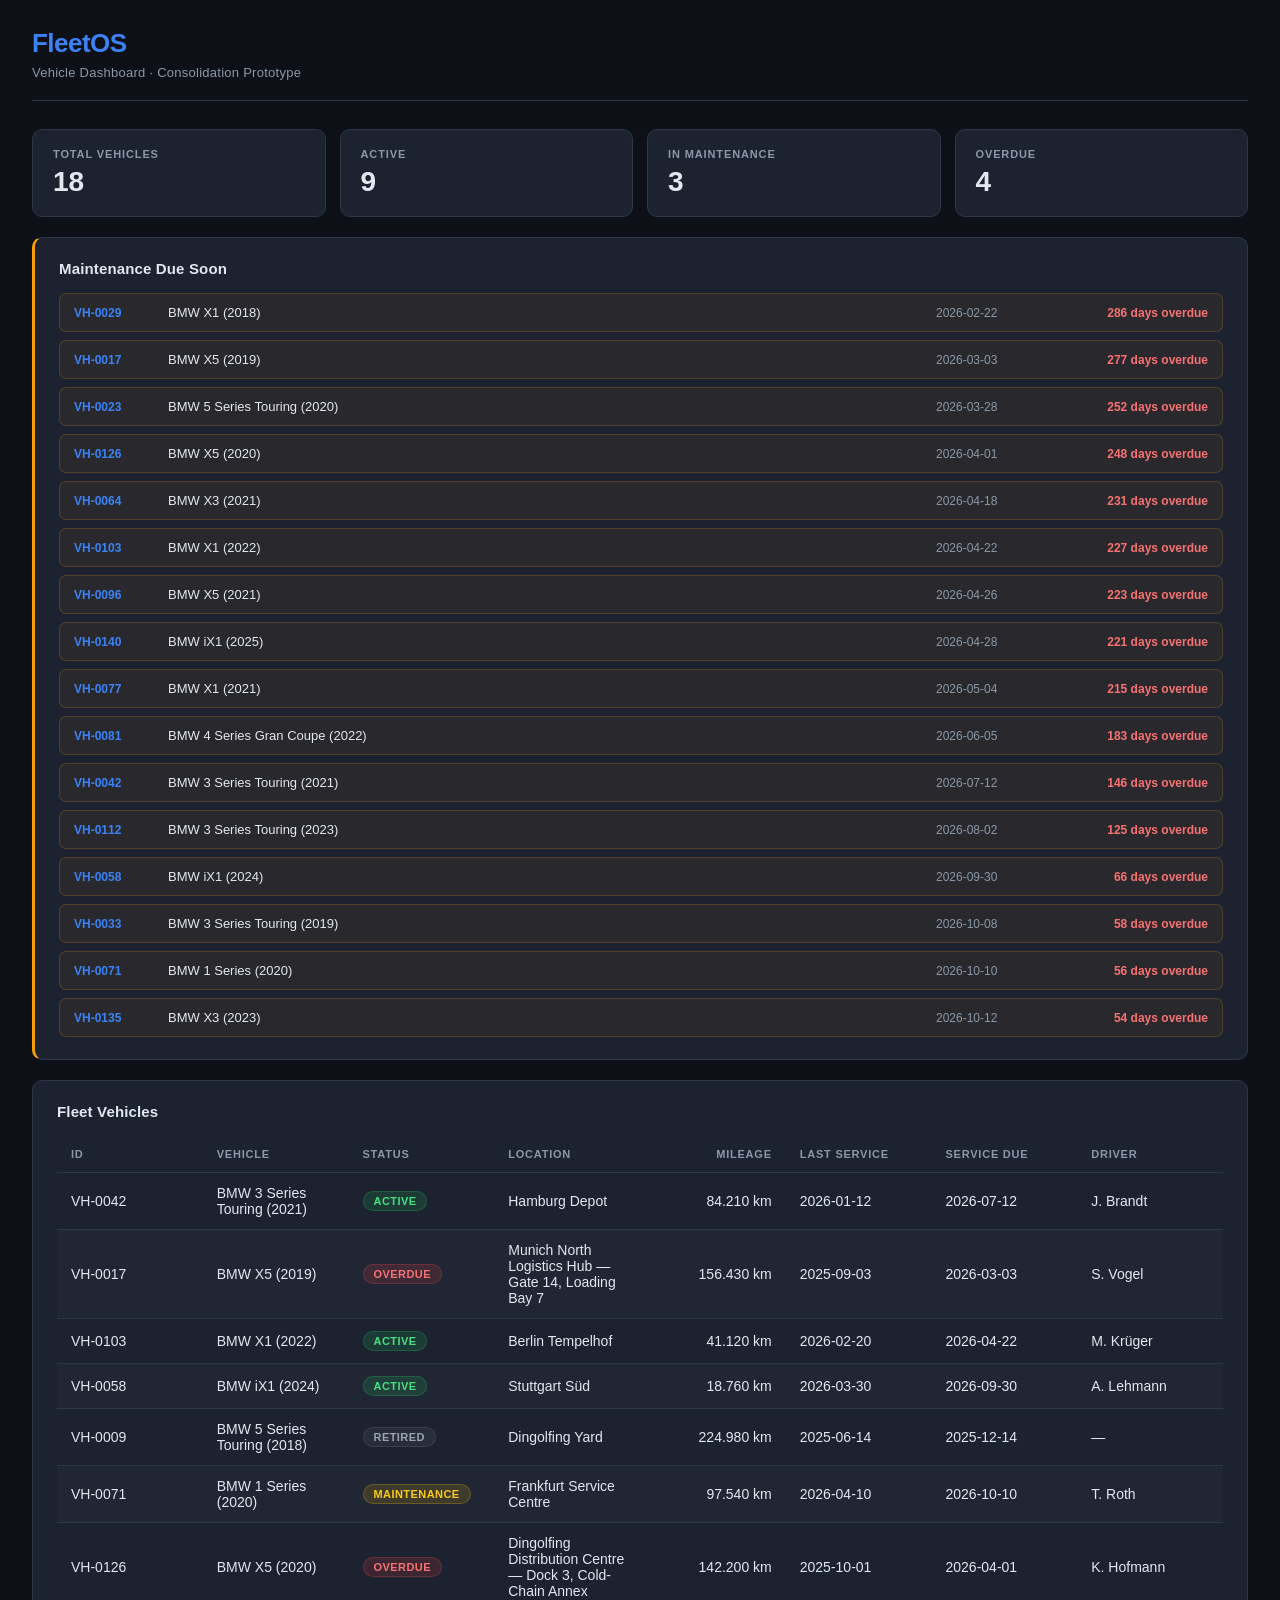
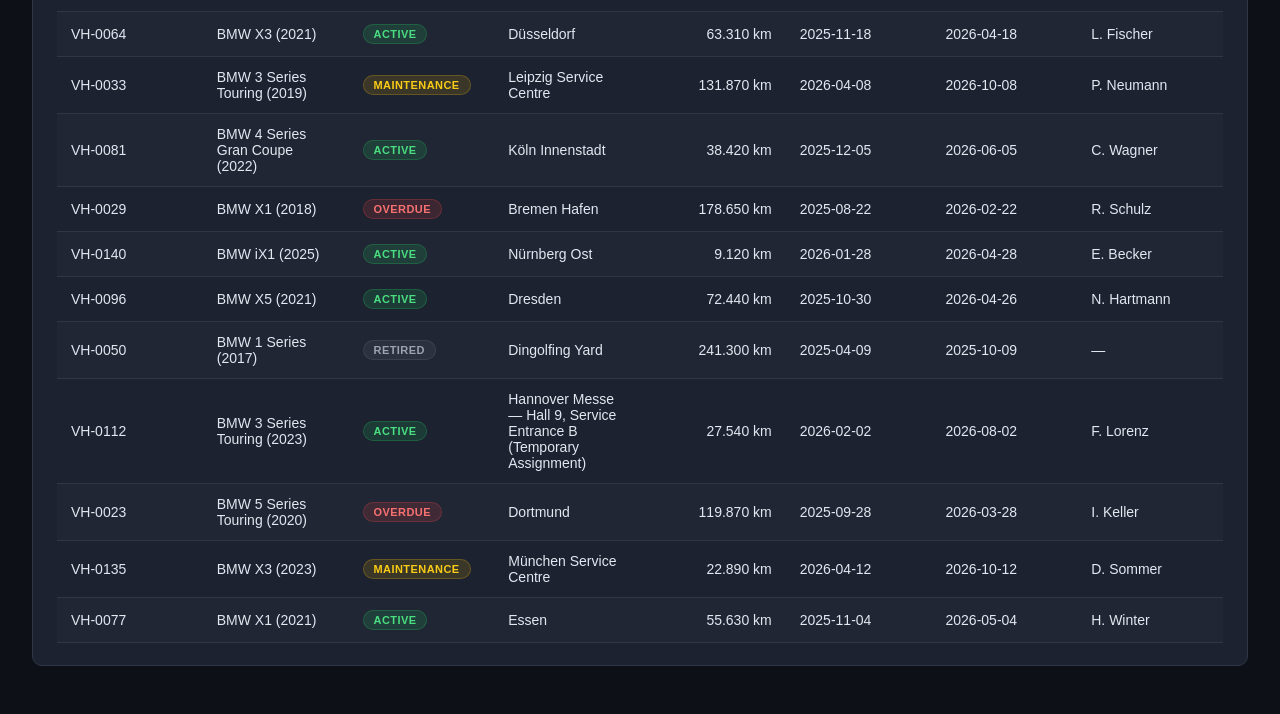
<file: 1_dashboard/starter/index.html>
<!doctype html>
<html lang="en">
  <head>
    <meta charset="utf-8" />
    <meta name="viewport" content="width=device-width, initial-scale=1" />
    <title>FleetOS — Vehicle Dashboard</title>
    <link rel="stylesheet" href="styles.css?v=starter" />
    <script src="app.js?v=starter" defer></script>
  </head>
  <body>
    <header class="page-header">
      <h1>FleetOS</h1>
      <p class="subtitle">Vehicle Dashboard · Consolidation Prototype</p>
    </header>

    <section class="summary" aria-label="Fleet summary">
      <div class="stat-card">
        <span class="stat-label">Total Vehicles</span>
        <span class="stat-value" id="stat-total">–</span>
      </div>
      <div class="stat-card">
        <span class="stat-label">Active</span>
        <span class="stat-value" id="stat-active">–</span>
      </div>
      <div class="stat-card">
        <span class="stat-label">In Maintenance</span>
        <span class="stat-value" id="stat-maintenance">–</span>
      </div>
      <div class="stat-card">
        <span class="stat-label">Overdue</span>
        <span class="stat-value" id="stat-overdue">–</span>
      </div>
    </section>

    <section class="panel" id="fleet-panel">
      <h2>Fleet Vehicles</h2>
      <table id="vehicle-table">
        <thead>
          <tr>
            <th>ID</th>
            <th>Vehicle</th>
            <th>Status</th>
            <th>Location</th>
            <th class="num">Mileage</th>
            <th>Last Service</th>
            <th>Service Due</th>
            <th>Driver</th>
          </tr>
        </thead>
        <tbody id="vehicle-tbody"></tbody>
      </table>
    </section>
  </body>
</html>
</file>
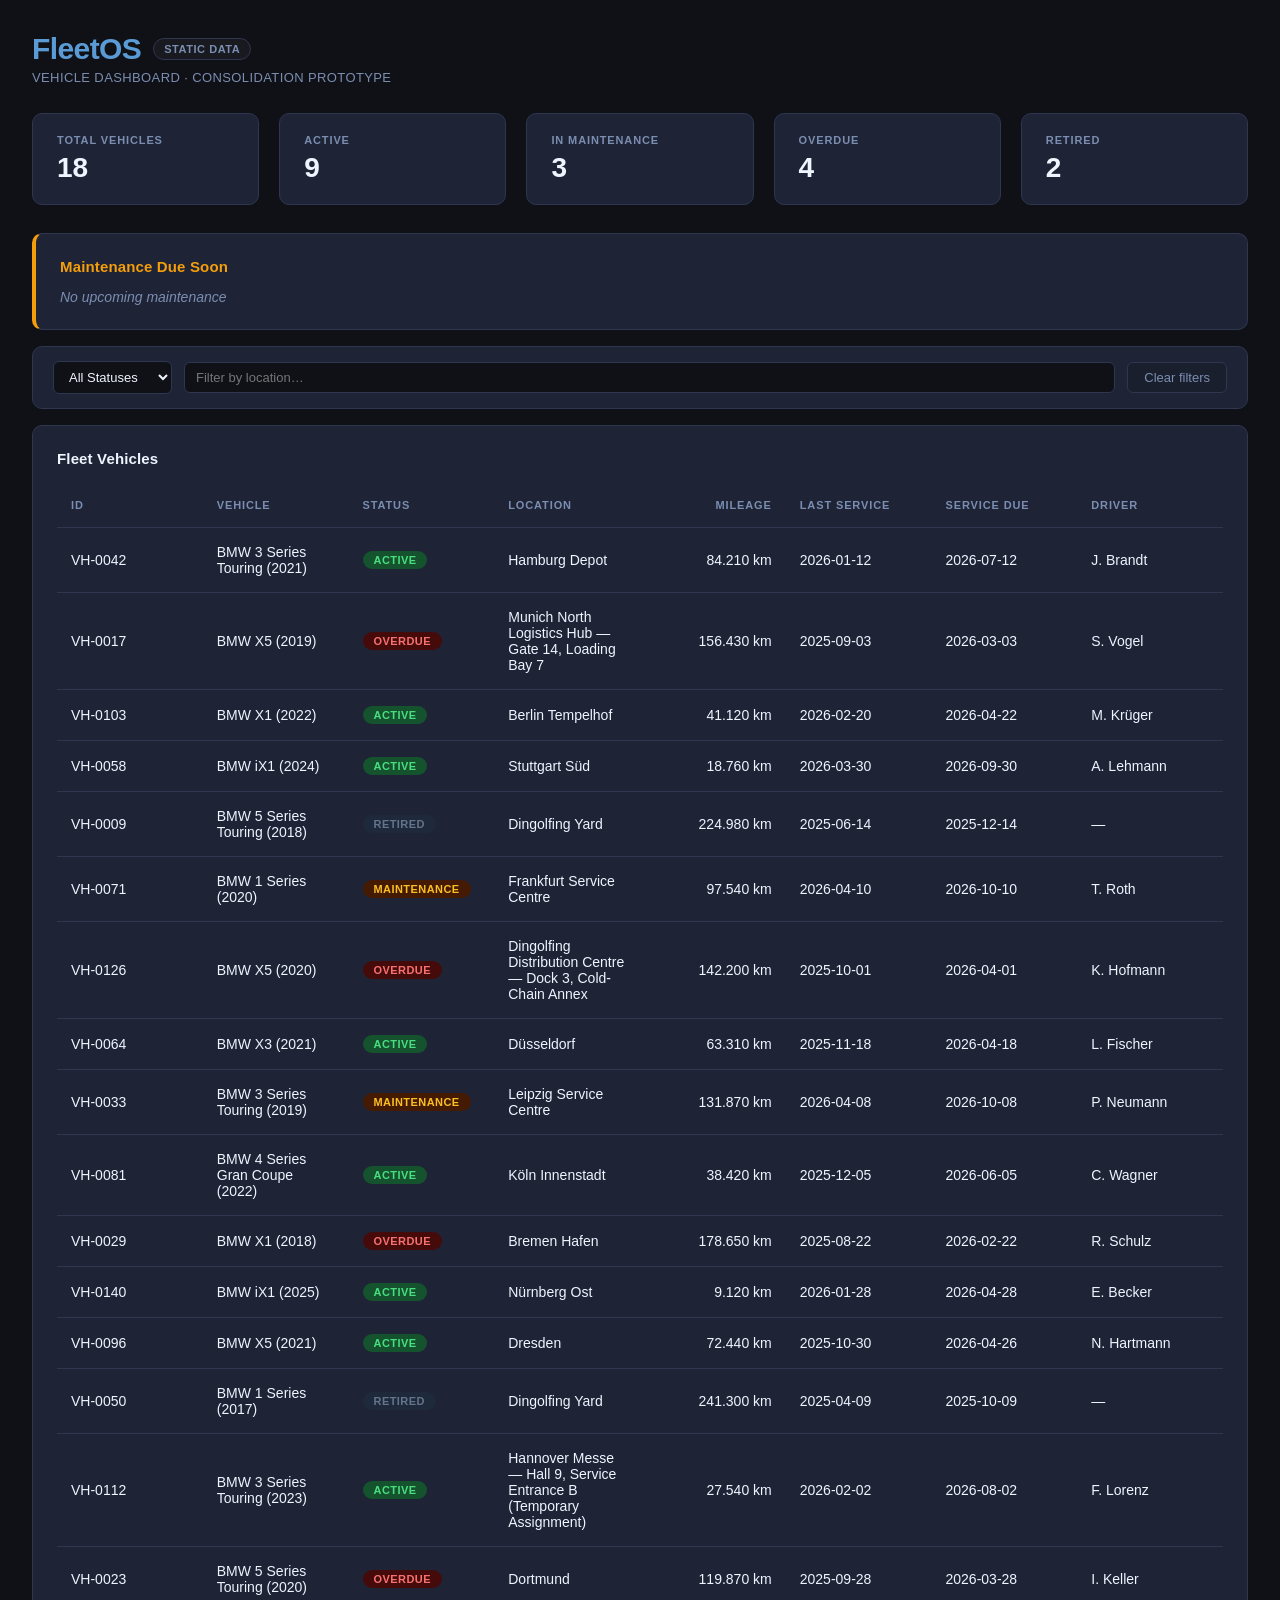
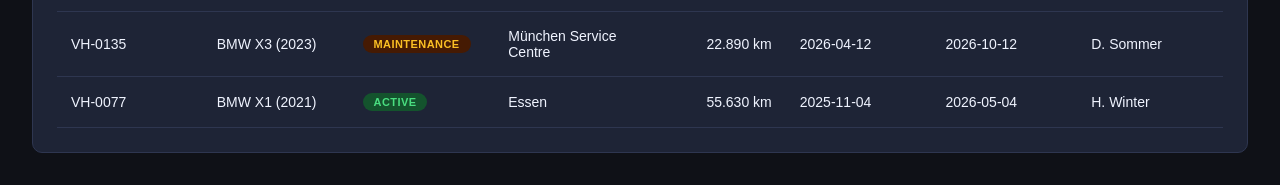
<file: 2_code_modernisation/dashboard/index.html>
<!doctype html>
<html lang="en">
  <head>
    <meta charset="utf-8" />
    <meta name="viewport" content="width=device-width, initial-scale=1" />
    <title>FleetOS — Vehicle Dashboard</title>
    <link rel="stylesheet" href="styles.css?v=starter" />
    <script src="app.js?v=starter" defer></script>
  </head>
  <body>
    <header class="page-header">
      <div class="header-row">
        <h1>FleetOS</h1>
        <span id="data-source-badge" class="data-source static">Static data</span>
      </div>
      <p class="subtitle">Vehicle Dashboard · Consolidation Prototype</p>
    </header>

    <section class="summary" aria-label="Fleet summary">
      <div class="stat-card">
        <span class="stat-label">Total Vehicles</span>
        <span class="stat-value" id="stat-total">–</span>
      </div>
      <div class="stat-card">
        <span class="stat-label">Active</span>
        <span class="stat-value" id="stat-active">–</span>
      </div>
      <div class="stat-card">
        <span class="stat-label">In Maintenance</span>
        <span class="stat-value" id="stat-maintenance">–</span>
      </div>
      <div class="stat-card">
        <span class="stat-label">Overdue</span>
        <span class="stat-value" id="stat-overdue">–</span>
      </div>
      <div class="stat-card">
        <span class="stat-label">Retired</span>
        <span class="stat-value" id="stat-retired">–</span>
      </div>
    </section>

    <section class="maintenance-alert" aria-label="Maintenance due soon">
      <h2>Maintenance Due Soon</h2>
      <div id="maintenance-list"></div>
    </section>

    <section class="filter-bar">
      <select id="filter-status">
        <option value="">All Statuses</option>
        <option value="active">Active</option>
        <option value="maintenance">Maintenance</option>
        <option value="overdue">Overdue</option>
        <option value="retired">Retired</option>
      </select>
      <input id="filter-location" type="text" placeholder="Filter by location…" />
      <button id="filter-clear">Clear filters</button>
    </section>

    <section class="panel">
      <h2>Fleet Vehicles</h2>
      <table id="vehicle-table">
        <thead>
          <tr>
            <th>ID</th>
            <th>Vehicle</th>
            <th>Status</th>
            <th>Location</th>
            <th class="num">Mileage</th>
            <th>Last Service</th>
            <th>Service Due</th>
            <th>Driver</th>
          </tr>
        </thead>
        <tbody id="vehicle-tbody"></tbody>
      </table>
    </section>
  </body>
</html>
</file>
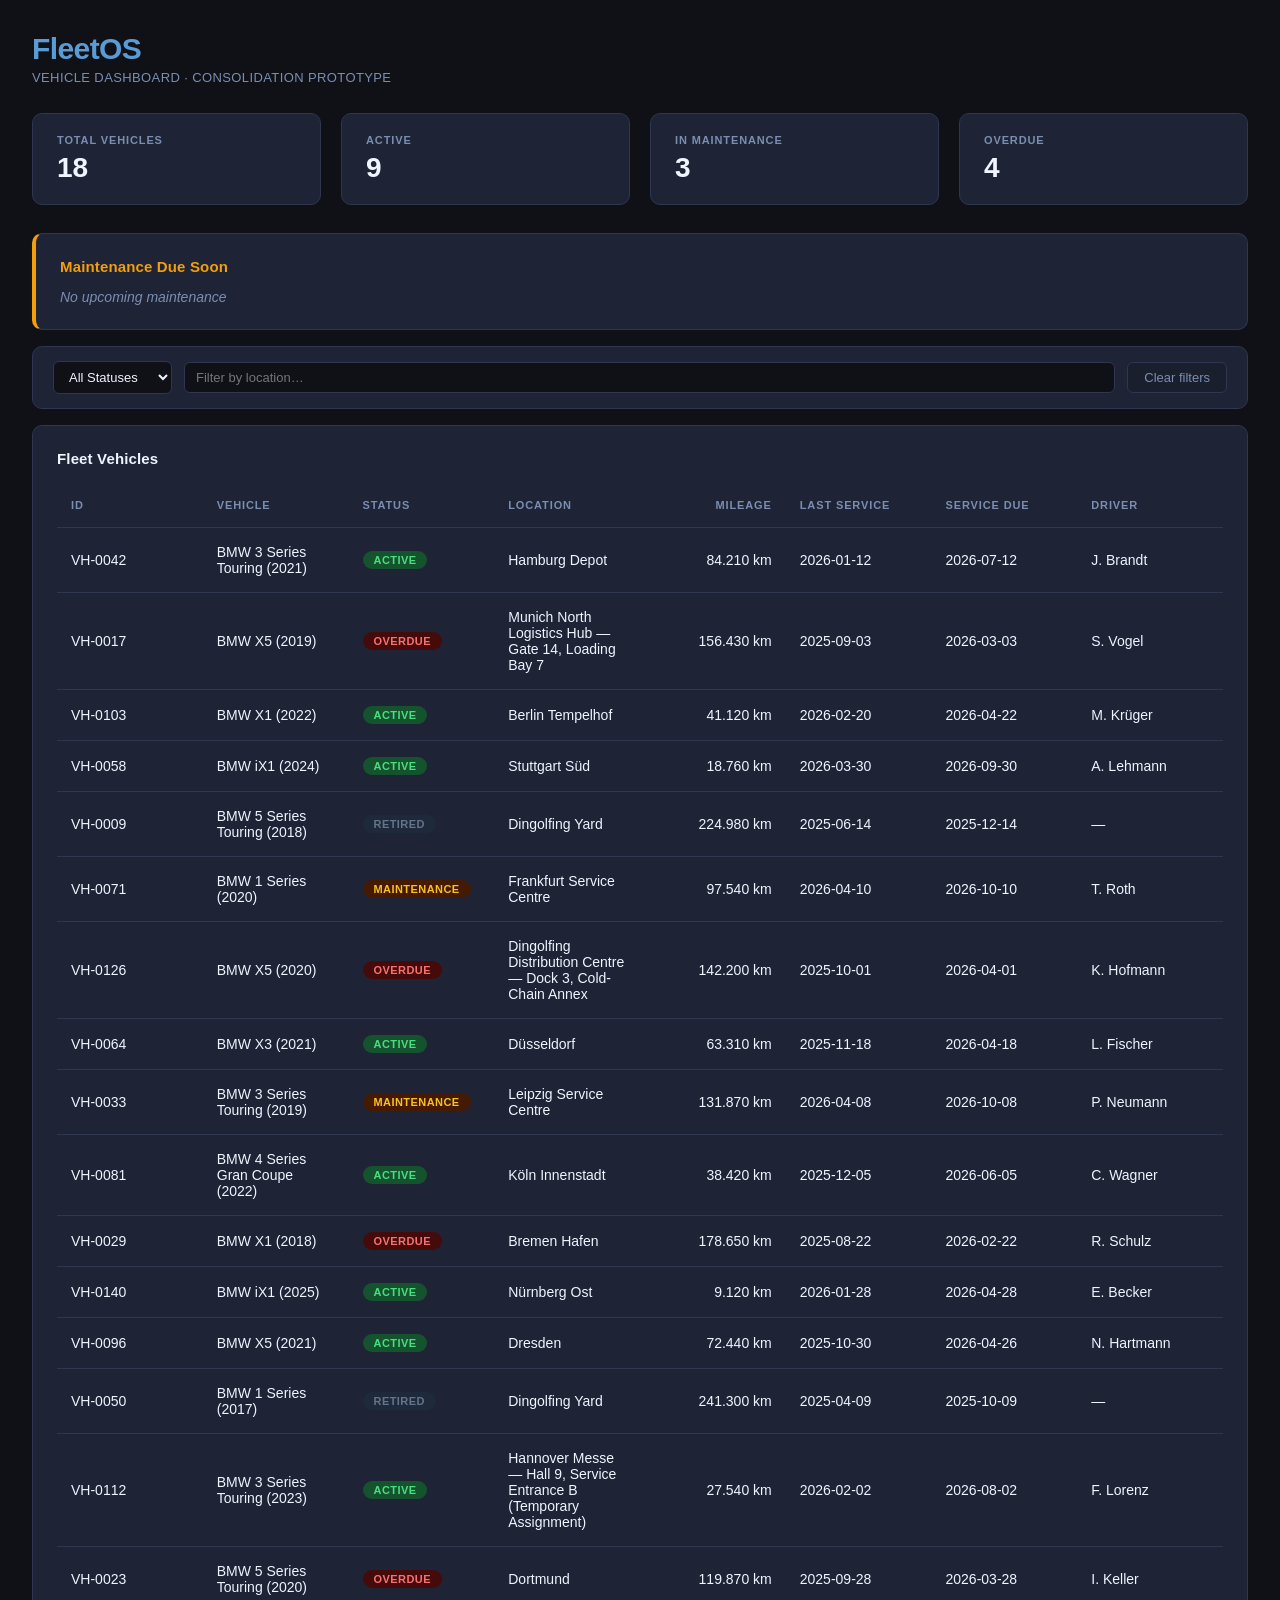
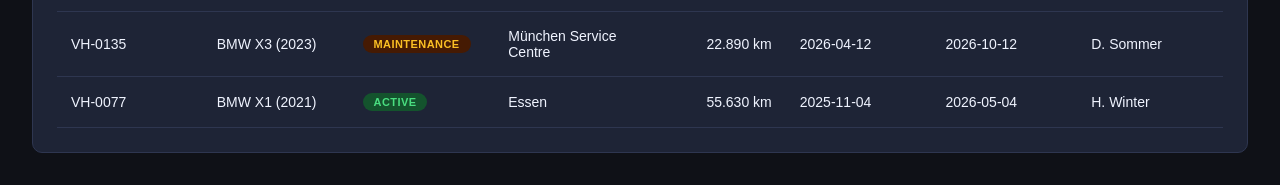
<file: solutions/1_dashboard/solution/index.html>
<!doctype html>
<html lang="en">
  <head>
    <meta charset="utf-8" />
    <meta name="viewport" content="width=device-width, initial-scale=1" />
    <title>FleetOS — Vehicle Dashboard</title>
    <link rel="stylesheet" href="styles.css?v=starter" />
    <script src="app.js?v=starter" defer></script>
  </head>
  <body>
    <header class="page-header">
      <h1>FleetOS</h1>
      <p class="subtitle">Vehicle Dashboard · Consolidation Prototype</p>
    </header>

    <section class="summary" aria-label="Fleet summary">
      <div class="stat-card">
        <span class="stat-label">Total Vehicles</span>
        <span class="stat-value" id="stat-total">–</span>
      </div>
      <div class="stat-card">
        <span class="stat-label">Active</span>
        <span class="stat-value" id="stat-active">–</span>
      </div>
      <div class="stat-card">
        <span class="stat-label">In Maintenance</span>
        <span class="stat-value" id="stat-maintenance">–</span>
      </div>
      <div class="stat-card">
        <span class="stat-label">Overdue</span>
        <span class="stat-value" id="stat-overdue">–</span>
      </div>
    </section>

    <section class="maintenance-alert" aria-label="Maintenance due soon">
      <h2>Maintenance Due Soon</h2>
      <div id="maintenance-list"></div>
    </section>

    <section class="filter-bar">
      <select id="filter-status">
        <option value="">All Statuses</option>
        <option value="active">Active</option>
        <option value="maintenance">Maintenance</option>
        <option value="overdue">Overdue</option>
      </select>
      <input id="filter-location" type="text" placeholder="Filter by location…" />
      <button id="filter-clear">Clear filters</button>
    </section>

    <section class="panel">
      <h2>Fleet Vehicles</h2>
      <table id="vehicle-table">
        <thead>
          <tr>
            <th>ID</th>
            <th>Vehicle</th>
            <th>Status</th>
            <th>Location</th>
            <th class="num">Mileage</th>
            <th>Last Service</th>
            <th>Service Due</th>
            <th>Driver</th>
          </tr>
        </thead>
        <tbody id="vehicle-tbody"></tbody>
      </table>
    </section>
  </body>
</html>
</file>
<file: 1_dashboard/starter/styles.css>
:root {
  --bg: #0d1117;
  --bg-raised: #161b22;
  --panel: #1c2230;
  --panel-hover: #212836;
  --border: #2d3748;
  --border-light: #374151;
  --text: #e2e8f0;
  --text-muted: #8b98a9;
  --text-subtle: #6b7280;
  --accent: #3b82f6;
  --accent-dim: #1d4ed8;
  --accent-glow: rgba(59, 130, 246, 0.15);
}

* {
  box-sizing: border-box;
}

body {
  margin: 0;
  padding: 28px 32px;
  font-family: -apple-system, BlinkMacSystemFont, "Segoe UI", Roboto, sans-serif;
  font-size: 14px;
  color: var(--text);
  background: var(--bg);
  min-height: 100vh;
}

/* ── Header ── */

.page-header {
  margin-bottom: 28px;
  padding-bottom: 20px;
  border-bottom: 1px solid var(--border);
}

.page-header h1 {
  margin: 0;
  font-size: 26px;
  font-weight: 700;
  color: var(--accent);
  letter-spacing: -0.02em;
}

.subtitle {
  margin: 6px 0 0;
  color: var(--text-muted);
  font-size: 13px;
  letter-spacing: 0.02em;
}

/* ── Summary stat cards ── */

.summary {
  display: flex;
  gap: 14px;
  margin-bottom: 20px;
}

.stat-card {
  flex: 1;
  background: var(--panel);
  border: 1px solid var(--border);
  border-radius: 10px;
  padding: 18px 20px;
  display: flex;
  flex-direction: column;
  gap: 6px;
  transition: border-color 0.15s;
}

.stat-card:hover {
  border-color: var(--accent);
}

.stat-label {
  font-size: 11px;
  text-transform: uppercase;
  letter-spacing: 0.08em;
  color: var(--text-muted);
  font-weight: 600;
}

.stat-value {
  font-size: 28px;
  font-weight: 700;
  color: var(--text);
  font-variant-numeric: tabular-nums;
}

/* ── Generic panel ── */

.panel {
  background: var(--panel);
  border: 1px solid var(--border);
  border-radius: 10px;
  padding: 22px 24px;
  margin-bottom: 20px;
}

.panel h2 {
  margin: 0 0 16px;
  font-size: 15px;
  font-weight: 600;
  color: var(--text);
  letter-spacing: 0.01em;
}

/* ── Maintenance Due Soon widget ── */

.maintenance-widget {
  border-left: 3px solid #f59e0b;
}

.no-maintenance {
  margin: 0;
  color: var(--text-muted);
  font-style: italic;
}

.maintenance-list {
  display: flex;
  flex-direction: column;
  gap: 8px;
}

.maintenance-item {
  display: grid;
  grid-template-columns: 82px 1fr 120px 140px;
  align-items: center;
  gap: 12px;
  padding: 11px 14px;
  background: rgba(245, 158, 11, 0.06);
  border: 1px solid rgba(245, 158, 11, 0.2);
  border-radius: 7px;
  font-size: 13px;
  transition: background 0.12s;
}

.maintenance-item:hover {
  background: rgba(245, 158, 11, 0.1);
}

.maint-id {
  font-weight: 700;
  color: var(--accent);
  font-variant-numeric: tabular-nums;
  font-size: 12px;
}

.maint-vehicle {
  color: var(--text);
}

.maint-date {
  color: var(--text-muted);
  font-variant-numeric: tabular-nums;
  font-size: 12px;
}

.maint-days {
  font-weight: 600;
  text-align: right;
  font-size: 12px;
}

.maint-soon {
  color: #f59e0b;
}

.maint-overdue {
  color: #f87171;
}

/* ── Vehicle table ── */

#vehicle-table {
  width: 100%;
  border-collapse: collapse;
  table-layout: fixed;
}

#vehicle-table th,
#vehicle-table td {
  text-align: left;
  padding: 12px 14px;
  border-bottom: 1px solid var(--border);
}

#vehicle-table th {
  font-size: 11px;
  text-transform: uppercase;
  letter-spacing: 0.07em;
  color: var(--text-muted);
  font-weight: 600;
  white-space: nowrap;
}

#vehicle-table tbody tr {
  transition: background 0.1s;
}

#vehicle-table tbody tr:nth-child(even) {
  background: rgba(255, 255, 255, 0.02);
}

#vehicle-table tbody tr:hover {
  background: var(--panel-hover);
}

#vehicle-table .num {
  text-align: right;
  font-variant-numeric: tabular-nums;
}

.col-location {
  max-width: 220px;
  word-wrap: break-word;
  overflow-wrap: break-word;
}

/* ── Status pills ── */

.status-pill {
  display: inline-block;
  padding: 3px 10px;
  border-radius: 999px;
  font-size: 11px;
  font-weight: 600;
  letter-spacing: 0.04em;
  text-transform: uppercase;
}

.status-active {
  background: rgba(34, 197, 94, 0.15);
  color: #4ade80;
  border: 1px solid rgba(34, 197, 94, 0.25);
}

.status-maintenance {
  background: rgba(234, 179, 8, 0.15);
  color: #facc15;
  border: 1px solid rgba(234, 179, 8, 0.25);
}

.status-overdue {
  background: rgba(239, 68, 68, 0.15);
  color: #f87171;
  border: 1px solid rgba(239, 68, 68, 0.25);
}

.status-retired {
  background: rgba(107, 114, 128, 0.15);
  color: #9ca3af;
  border: 1px solid rgba(107, 114, 128, 0.25);
}
</file>
<file: 2_code_modernisation/dashboard/styles.css>
:root {
  --bg: #0f1117;
  --bg-surface: #1a1f2e;
  --panel: #1e2436;
  --border: #2e3650;
  --text: #f0f4ff;
  --text-muted: #7b8db0;
  --accent: #5b9bd5;
  --accent-dim: #1a3050;
}

* {
  box-sizing: border-box;
}

body {
  margin: 0;
  padding: 32px;
  font-family: "Inter", -apple-system, BlinkMacSystemFont, "Segoe UI", Roboto, sans-serif;
  font-size: 14px;
  color: var(--text);
  background: var(--bg);
}

.page-header {
  margin-bottom: 8px;
}

.header-row {
  display: flex;
  align-items: center;
  gap: 12px;
}

.data-source {
  font-size: 11px;
  font-weight: 600;
  letter-spacing: 0.05em;
  text-transform: uppercase;
  padding: 4px 10px;
  border-radius: 99px;
  border: 1px solid var(--border);
}

.data-source.static {
  background: rgba(255, 255, 255, 0.04);
  color: var(--text-muted);
}

.data-source.live {
  background: rgba(67, 184, 110, 0.15);
  color: #43b86e;
  border-color: rgba(67, 184, 110, 0.4);
}

.page-header h1 {
  margin: 0;
  font-size: 30px;
  font-weight: 700;
  color: var(--accent);
  letter-spacing: -0.02em;
}

.subtitle {
  margin: 4px 0 0;
  color: var(--text-muted);
  font-size: 13px;
  letter-spacing: 0.03em;
  text-transform: uppercase;
}

.summary {
  display: flex;
  gap: 20px;
  margin: 28px 0;
}

.stat-card {
  flex: 1;
  background: var(--panel);
  border: 1px solid var(--border);
  border-radius: 10px;
  padding: 20px 24px;
  display: flex;
  flex-direction: column;
  gap: 6px;
}

.stat-label {
  font-size: 11px;
  text-transform: uppercase;
  letter-spacing: 0.08em;
  color: var(--text-muted);
  font-weight: 600;
}

.stat-value {
  font-size: 28px;
  font-weight: 700;
  color: var(--text);
  font-variant-numeric: tabular-nums;
}

.panel {
  background: var(--panel);
  border: 1px solid var(--border);
  border-radius: 10px;
  padding: 24px;
}

.panel h2 {
  margin: 0 0 16px;
  font-size: 15px;
  font-weight: 600;
  color: var(--text);
  letter-spacing: 0.01em;
}

#vehicle-table {
  width: 100%;
  border-collapse: collapse;
  table-layout: fixed;
}

#vehicle-table th,
#vehicle-table td {
  text-align: left;
  padding: 16px 14px;
  border-bottom: 1px solid var(--border);
}

#vehicle-table th {
  font-size: 11px;
  text-transform: uppercase;
  letter-spacing: 0.08em;
  color: var(--text-muted);
  font-weight: 600;
}

#vehicle-table tbody tr {
  transition: background 0.1s;
}

#vehicle-table tbody tr:hover {
  background: var(--bg-surface);
}

#vehicle-table .num {
  text-align: right;
  font-variant-numeric: tabular-nums;
}

.col-location {
  max-width: 180px;
}

.filter-bar {
  display: flex;
  align-items: center;
  gap: 12px;
  background: var(--panel);
  border: 1px solid var(--border);
  border-radius: 10px;
  padding: 14px 20px;
  margin-bottom: 16px;
}

.filter-bar select,
.filter-bar input[type="text"] {
  padding: 7px 11px;
  border: 1px solid var(--border);
  border-radius: 6px;
  font-size: 13px;
  color: var(--text);
  background: var(--bg);
  outline: none;
}

.filter-bar select:focus,
.filter-bar input[type="text"]:focus {
  border-color: var(--accent);
  box-shadow: 0 0 0 2px var(--accent-dim);
}

.filter-bar input[type="text"] {
  flex: 1;
}

.filter-bar select option {
  background: var(--panel);
  color: var(--text);
}

.filter-bar button {
  padding: 7px 16px;
  border: 1px solid var(--border);
  border-radius: 6px;
  font-size: 13px;
  background: var(--bg-surface);
  color: var(--text-muted);
  cursor: pointer;
  white-space: nowrap;
  transition: background 0.1s, color 0.1s;
}

.filter-bar button:hover {
  background: var(--accent-dim);
  color: var(--accent);
  border-color: var(--accent);
}

.maintenance-alert {
  background: var(--panel);
  border: 1px solid var(--border);
  border-left: 4px solid #f59e0b;
  border-radius: 10px;
  padding: 24px;
  margin-bottom: 16px;
}

.maintenance-alert h2 {
  margin: 0 0 14px;
  font-size: 15px;
  font-weight: 600;
  color: #f59e0b;
  letter-spacing: 0.01em;
}

.maintenance-item {
  display: flex;
  align-items: center;
  gap: 14px;
  padding: 10px 0;
  border-bottom: 1px solid var(--border);
}

.maintenance-item:last-child {
  border-bottom: none;
}

.maintenance-id {
  font-size: 12px;
  font-weight: 700;
  color: var(--text-muted);
  width: 70px;
  flex-shrink: 0;
  font-variant-numeric: tabular-nums;
}

.maintenance-vehicle {
  flex: 1;
  font-weight: 500;
  color: var(--text);
}

.maintenance-days {
  font-size: 12px;
  font-weight: 700;
  color: #92400e;
  background: #f59e0b;
  padding: 3px 10px;
  border-radius: 999px;
}

.no-maintenance {
  margin: 0;
  color: var(--text-muted);
  font-style: italic;
}

.status-pill {
  display: inline-block;
  padding: 3px 11px;
  border-radius: 999px;
  font-size: 11px;
  font-weight: 700;
  letter-spacing: 0.04em;
  text-transform: uppercase;
}

.status-active {
  background: #14532d;
  color: #4ade80;
}

.status-maintenance {
  background: #451a03;
  color: #fbbf24;
}

.status-overdue {
  background: #450a0a;
  color: #f87171;
}

.status-retired {
  background: #1e293b;
  color: #64748b;
}
</file>
<file: solutions/1_dashboard/solution/styles.css>
:root {
  --bg: #0f1117;
  --bg-surface: #1a1f2e;
  --panel: #1e2436;
  --border: #2e3650;
  --text: #f0f4ff;
  --text-muted: #7b8db0;
  --accent: #5b9bd5;
  --accent-dim: #1a3050;
}

* {
  box-sizing: border-box;
}

body {
  margin: 0;
  padding: 32px;
  font-family: "Inter", -apple-system, BlinkMacSystemFont, "Segoe UI", Roboto, sans-serif;
  font-size: 14px;
  color: var(--text);
  background: var(--bg);
}

.page-header {
  margin-bottom: 8px;
}

.page-header h1 {
  margin: 0;
  font-size: 30px;
  font-weight: 700;
  color: var(--accent);
  letter-spacing: -0.02em;
}

.subtitle {
  margin: 4px 0 0;
  color: var(--text-muted);
  font-size: 13px;
  letter-spacing: 0.03em;
  text-transform: uppercase;
}

.summary {
  display: flex;
  gap: 20px;
  margin: 28px 0;
}

.stat-card {
  flex: 1;
  background: var(--panel);
  border: 1px solid var(--border);
  border-radius: 10px;
  padding: 20px 24px;
  display: flex;
  flex-direction: column;
  gap: 6px;
}

.stat-label {
  font-size: 11px;
  text-transform: uppercase;
  letter-spacing: 0.08em;
  color: var(--text-muted);
  font-weight: 600;
}

.stat-value {
  font-size: 28px;
  font-weight: 700;
  color: var(--text);
  font-variant-numeric: tabular-nums;
}

.panel {
  background: var(--panel);
  border: 1px solid var(--border);
  border-radius: 10px;
  padding: 24px;
}

.panel h2 {
  margin: 0 0 16px;
  font-size: 15px;
  font-weight: 600;
  color: var(--text);
  letter-spacing: 0.01em;
}

#vehicle-table {
  width: 100%;
  border-collapse: collapse;
  table-layout: fixed;
}

#vehicle-table th,
#vehicle-table td {
  text-align: left;
  padding: 16px 14px;
  border-bottom: 1px solid var(--border);
}

#vehicle-table th {
  font-size: 11px;
  text-transform: uppercase;
  letter-spacing: 0.08em;
  color: var(--text-muted);
  font-weight: 600;
}

#vehicle-table tbody tr {
  transition: background 0.1s;
}

#vehicle-table tbody tr:hover {
  background: var(--bg-surface);
}

#vehicle-table .num {
  text-align: right;
  font-variant-numeric: tabular-nums;
}

.col-location {
  max-width: 180px;
}

.filter-bar {
  display: flex;
  align-items: center;
  gap: 12px;
  background: var(--panel);
  border: 1px solid var(--border);
  border-radius: 10px;
  padding: 14px 20px;
  margin-bottom: 16px;
}

.filter-bar select,
.filter-bar input[type="text"] {
  padding: 7px 11px;
  border: 1px solid var(--border);
  border-radius: 6px;
  font-size: 13px;
  color: var(--text);
  background: var(--bg);
  outline: none;
}

.filter-bar select:focus,
.filter-bar input[type="text"]:focus {
  border-color: var(--accent);
  box-shadow: 0 0 0 2px var(--accent-dim);
}

.filter-bar input[type="text"] {
  flex: 1;
}

.filter-bar select option {
  background: var(--panel);
  color: var(--text);
}

.filter-bar button {
  padding: 7px 16px;
  border: 1px solid var(--border);
  border-radius: 6px;
  font-size: 13px;
  background: var(--bg-surface);
  color: var(--text-muted);
  cursor: pointer;
  white-space: nowrap;
  transition: background 0.1s, color 0.1s;
}

.filter-bar button:hover {
  background: var(--accent-dim);
  color: var(--accent);
  border-color: var(--accent);
}

.maintenance-alert {
  background: var(--panel);
  border: 1px solid var(--border);
  border-left: 4px solid #f59e0b;
  border-radius: 10px;
  padding: 24px;
  margin-bottom: 16px;
}

.maintenance-alert h2 {
  margin: 0 0 14px;
  font-size: 15px;
  font-weight: 600;
  color: #f59e0b;
  letter-spacing: 0.01em;
}

.maintenance-item {
  display: flex;
  align-items: center;
  gap: 14px;
  padding: 10px 0;
  border-bottom: 1px solid var(--border);
}

.maintenance-item:last-child {
  border-bottom: none;
}

.maintenance-id {
  font-size: 12px;
  font-weight: 700;
  color: var(--text-muted);
  width: 70px;
  flex-shrink: 0;
  font-variant-numeric: tabular-nums;
}

.maintenance-vehicle {
  flex: 1;
  font-weight: 500;
  color: var(--text);
}

.maintenance-days {
  font-size: 12px;
  font-weight: 700;
  color: #92400e;
  background: #f59e0b;
  padding: 3px 10px;
  border-radius: 999px;
}

.no-maintenance {
  margin: 0;
  color: var(--text-muted);
  font-style: italic;
}

.status-pill {
  display: inline-block;
  padding: 3px 11px;
  border-radius: 999px;
  font-size: 11px;
  font-weight: 700;
  letter-spacing: 0.04em;
  text-transform: uppercase;
}

.status-active {
  background: #14532d;
  color: #4ade80;
}

.status-maintenance {
  background: #451a03;
  color: #fbbf24;
}

.status-overdue {
  background: #450a0a;
  color: #f87171;
}

.status-retired {
  background: #1e293b;
  color: #64748b;
}
</file>
